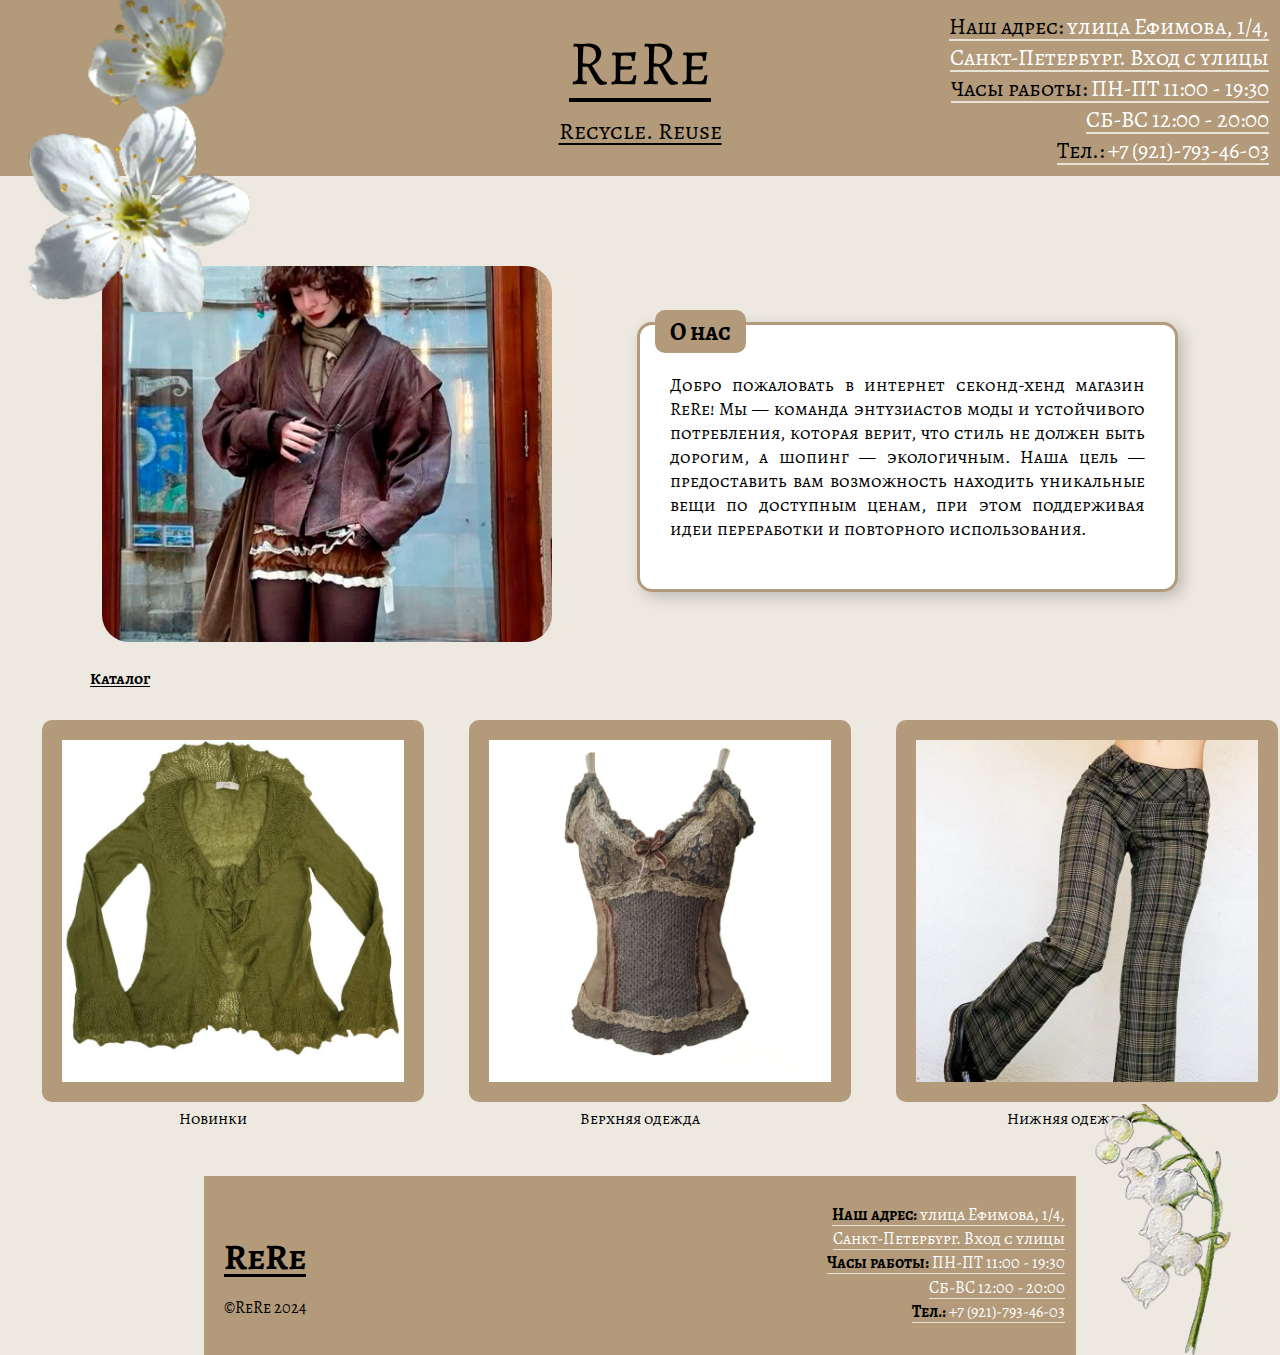
<file: index.html>
<!DOCTYPE html>
<html lang="ru">
<head>
    <meta charset="UTF-8">
    <meta name="viewport" content="width=device-width, initial-scale=1.0">
    <title>ReRe</title>
    <link rel="stylesheet" href="assets/css/styles.css">
</head>
<body>
    <header>
        <div class="header-content">
            <div class="logo">
                <h1><a href="index.html" style="text-decoration: none; color: inherit;">ReRe</a></h1>
                <p>Recycle. Reuse</p>
            </div>
            <div class="contact-info">
                <p><span>Наш адрес:</span> улица Ефимова, 1/4,<br> Санкт-Петербург. Вход с улицы <br> <span>Часы работы:</span> ПН-ПТ 11:00 - 19:30<br> СБ-ВС 12:00 - 20:00<br><span> Тел.:</span> +7 (921)-793-46-03</p>
            </div>
        </div>
        <img id="headerFlower" src="assets/img/white-flower.png">
    </header>

<div class="wrapper">
        <div class="about-image">
                <img src="assets/img/girlMainPage.png" alt="Одежда" class="about-image">
            </div>
        <div class= "about-section">
            <div class="about-text">
                <p>Добро пожаловать в интернет секонд-хенд магазин ReRe! Мы — команда энтузиастов моды и устойчивого потребления, которая верит, что стиль не должен быть дорогим, а шопинг — экологичным. Наша цель — предоставить вам возможность находить уникальные вещи по доступным ценам, при этом поддерживая идеи переработки и повторного использования.</p>
            </div>
        </div>
    </div>
    <main>
        
    
        <h2 class="catalog-title">Каталог</h2>
        <div class="catalog">
            <div class="catalog-item">
                <a href="new-arrivals.html"> 
                    <img src="assets/img/greenSweater.jpg" alt="Изображение новинок" class="catalog-image">
                    Новинки
                </a>
            </div>
            <div class="catalog-item">
                <img src="assets/img/brownCorset.jpg" alt="Изображение верхней одежды" class="catalog-image">
                <p>Верхняя одежда</p> 
            </div>
            <div class="catalog-item">
                <img src="assets/img/brownPants.jpg" alt="Изображение нижней одежды" class="catalog-image">
                <p>Нижняя одежда</p> 
            </div>
        </div>
    </main>
    <div class="footer-wrapper">
        <footer>
            <div class="footer-left">
                <p class="footer-logo">ReRe</p>
                <p class="footer-copyright">©ReRe 2024</p>
            </div>
            <div class="footer-contact">
            <p><span>Наш адрес:</span> улица Ефимова, 1/4,<br> Санкт-Петербург. Вход с улицы <br> <span>Часы работы:</span> ПН-ПТ 11:00 - 19:30<br> СБ-ВС 12:00 - 20:00<br><span> Тел.:</span> +7 (921)-793-46-03</p>
            </div>
        </footer>
        <img src="assets/img/footerFlower.png" alt="Цветок" class="footer-flower">
    </div>
    
</body>
</html>
</file>
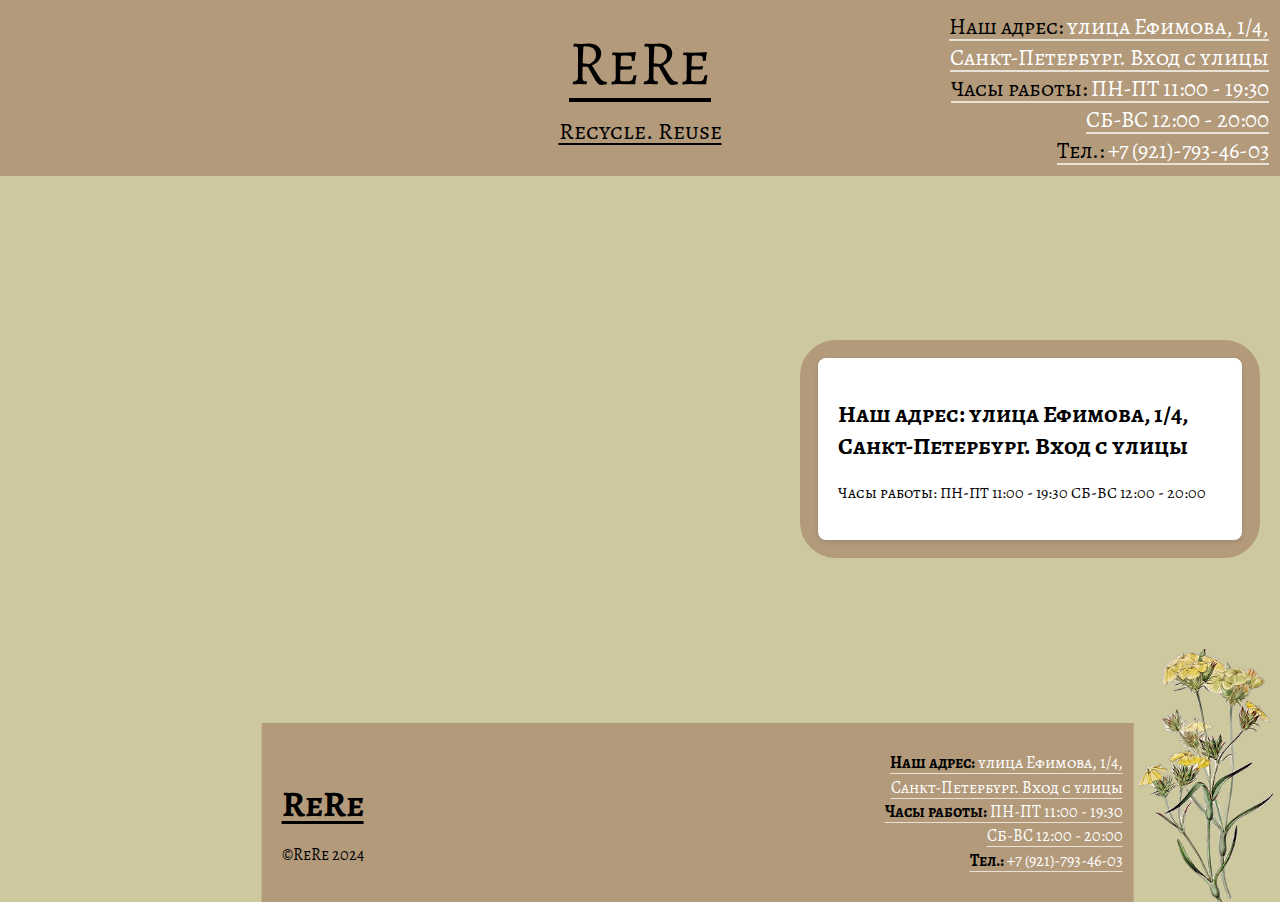
<file: adress.html>
<!DOCTYPE html>
<html lang="ru">
<head>
    <meta charset="UTF-8">
    <meta name="viewport" content="width=device-width, initial-scale=1.0">
    <title>ReRe</title>
    <script src="https://api-maps.yandex.ru/2.1/?lang=ru_RU&amp;apikey=<27909866-2543-4aff-83a5-816f718d12e7>" type="text/javascript"></script>
    <link rel="stylesheet" href="assets/css/adress.css">
</head>
<body>
    <header>
        <div class="header-content">
            <div class="logo">
                <h1><a href="index.html" style="text-decoration: none; color: inherit;">ReRe</a></h1>
                <p>Recycle. Reuse</p>
            </div>
            <div class="contact-info">
                <p><span>Наш адрес:</span> улица Ефимова, 1/4,<br> Санкт-Петербург. Вход с улицы <br> <span>Часы работы:</span> ПН-ПТ 11:00 - 19:30<br> СБ-ВС 12:00 - 20:00<br><span> Тел.:</span> +7 (921)-793-46-03</p>
            </div>
        </div>
    </header>

<body>
    <div class="grid-container">
        <div class="image-container">
            <div id="map1" class="map"></div>
        </div>
        <div id="border">
        <div class="text-container">
            <h2>Наш адрес:  улица Ефимова, 1/4, Санкт-Петербург. Вход с улицы</h2>
            <p>Часы работы: ПН-ПТ   11:00 - 19:30
                СБ-ВС    12:00 - 20:00</p>
        </div>
    </div>
    </div>

    <div class="footer-wrapper">
        <footer>
            <div class="footer-left">
                <p class="footer-logo">ReRe</p>
                <p class="footer-copyright">©ReRe 2024</p>
            </div>
            <div class="footer-contact">
            <p><span>Наш адрес:</span> улица Ефимова, 1/4,<br> Санкт-Петербург. Вход с улицы <br> <span>Часы работы:</span> ПН-ПТ 11:00 - 19:30<br> СБ-ВС 12:00 - 20:00<br><span> Тел.:</span> +7 (921)-793-46-03</p>
            </div>
            <img src="assets/img/yellowFlower.png" alt="Цветок" class="footer-flower">
        </footer>
        
    </div>
    <script src="https://api-maps.yandex.ru/2.1/?lang=ru_RU&amp;apikey=<27909866-2543-4aff-83a5-816f718d12e7>"></script>
    <script src="script.js"></script>
</body>
</html>
</file>
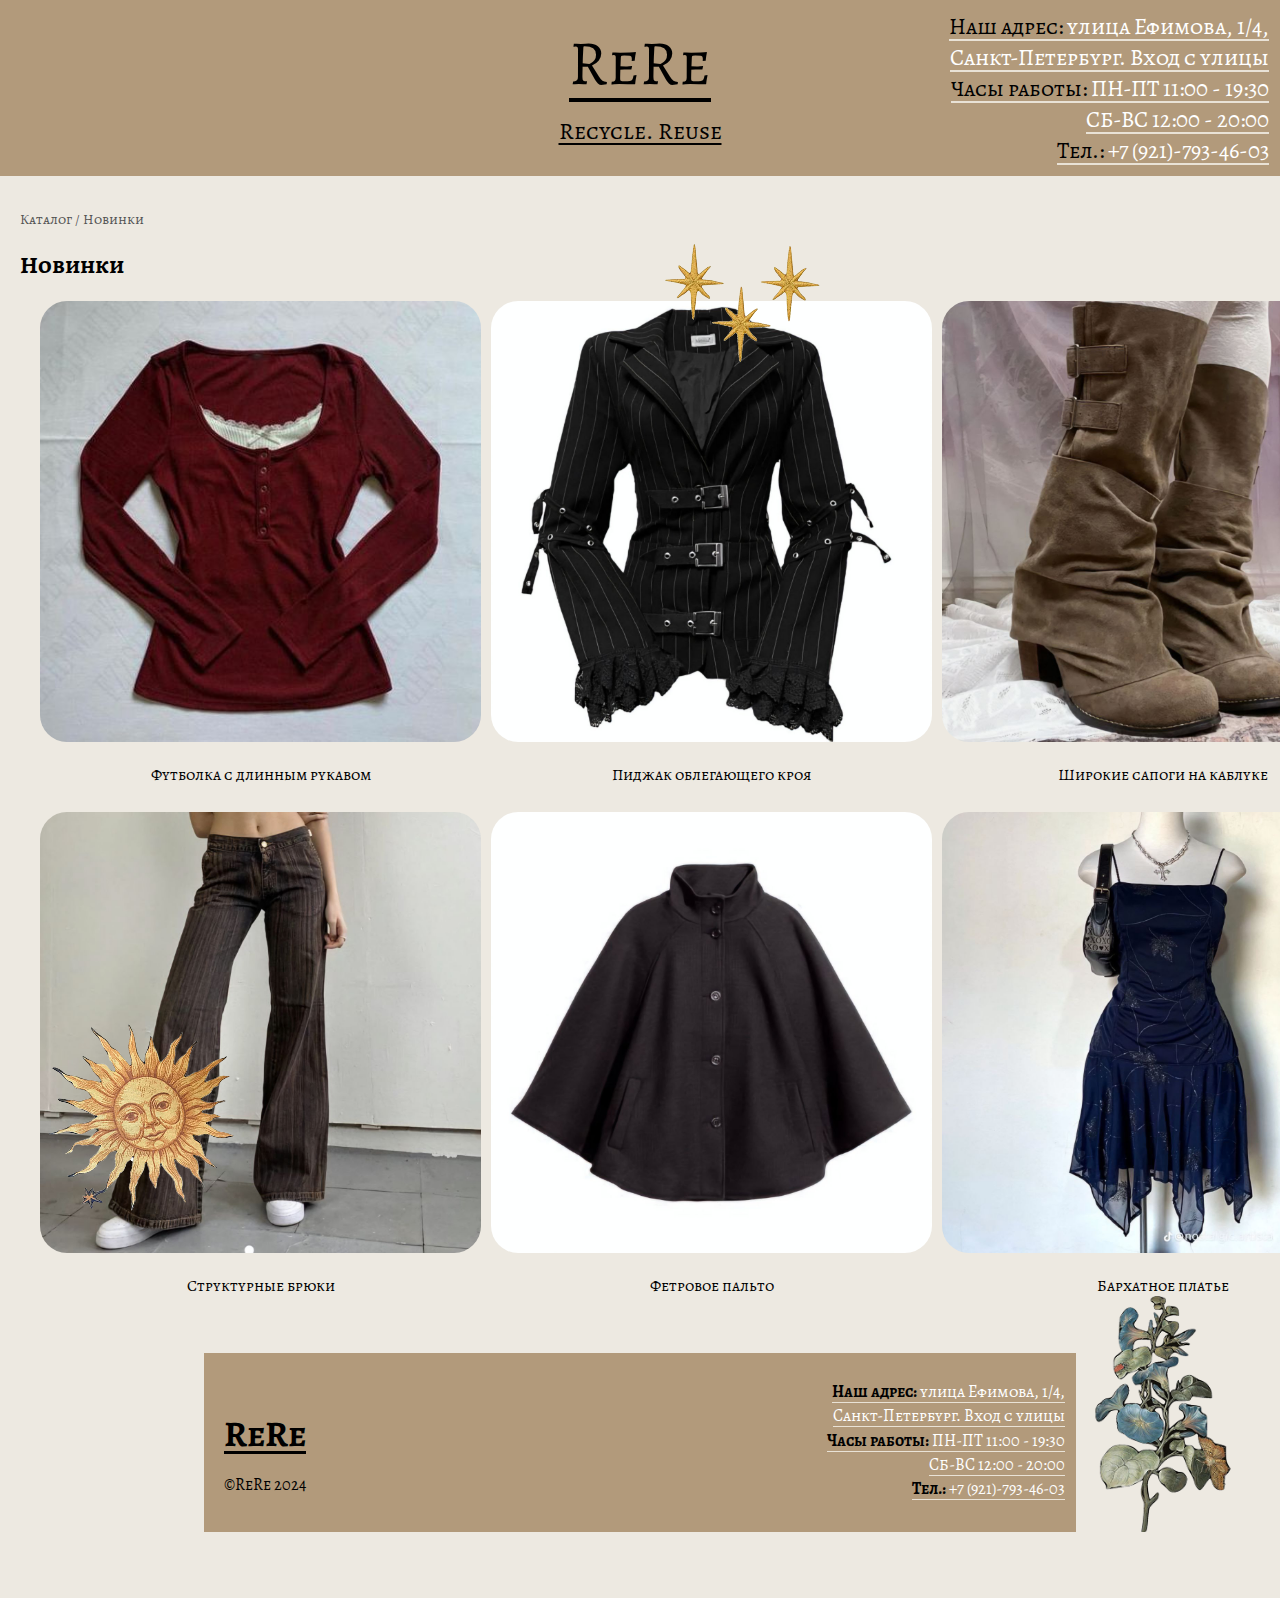
<file: new-arrivals.html>
<!DOCTYPE html>
<html lang="ru">
<head>
    <meta charset="UTF-8">
    <meta name="viewport" content="width=device-width, initial-scale=1.0">
    <title>Новинки - ReRe</title>
    <link rel="stylesheet" href="assets/css/new-arrivals.css"> 
</head>
<body>
    <header>
        <div class="header-content">
            <div class="logo">
                <h1><a href="index.html" style="text-decoration: none; color: inherit;">ReRe</a></h1>
                <p>Recycle. Reuse</p>
            </div>
            <div class="contact-info">
                <p><span>Наш адрес:</span> улица Ефимова, 1/4,<br> Санкт-Петербург. Вход с улицы <br> <span>Часы работы:</span> ПН-ПТ 11:00 - 19:30<br> СБ-ВС 12:00 - 20:00<br><span> Тел.:</span> +7 (921)-793-46-03</p>
            </div>
        </div>
    </header>
    <img src="assets/img/sun.png" class="decor sun">
    <img src="assets/img/stars.png" class="decor stars">    
    <main>
        <div class="breadcrumb">
            <p>Каталог / Новинки</p> 
        </div>

        <h2 class="catalog-title">Новинки</h2>
        <div class="catalog">
            <div class="catalog-item">
                <img src="assets/img/Long Sleeve T-shirt.jpg" alt="Новинка 1" class="catalog-image">
                <p>Футболка с длинным рукавом</p>
            </div>
            <div class="catalog-item">
                <img src="assets/img/Fitted jacket.jpg" alt="Новинка 2" class="catalog-image">
                <p>Пиджак облегающего кроя</p>
            </div>
            <div class="catalog-item">
                <img src="assets/img/Wide-heeled boots.jpg" alt="Новинка 3" class="catalog-image">
                <p>Широкие сапоги на каблуке</p>
            </div>
                
            <div class="catalog-item">
                <a href="pants.html">
                <img src="assets/img/Structural Trousers.jpg" alt="Новинка 4" class="catalog-image">
                <p>Структурные брюки</p>
                </a>
            </div>
        
            <div class="catalog-item">
                <img src="assets/img/Felt coat.jpg" alt="Новинка 5" class="catalog-image">
                <p>Фетровое пальто</p>
            </div>
            <div class="catalog-item">
                <img src="assets/img/The velvet dress.jpg" alt="Новинка 6" class="catalog-image">
                <p>Бархатное платье</p>
            </div>
        </div>
    </main>

    <div class="footer-wrapper">
        <footer>
            <div class="footer-left">
                <p class="footer-logo">ReRe</p>
                <p class="footer-copyright">©ReRe 2024</p>
            </div>
            <div class="footer-contact">
            <p><span>Наш адрес:</span> улица Ефимова, 1/4,<br> Санкт-Петербург. Вход с улицы <br> <span>Часы работы:</span> ПН-ПТ 11:00 - 19:30<br> СБ-ВС 12:00 - 20:00<br><span> Тел.:</span> +7 (921)-793-46-03</p>
            </div>
        </footer>
        <img src="assets/img/secFlower.png" alt="Цветок" class="footer-flower">
    </div>
</body>
</html>
</file>
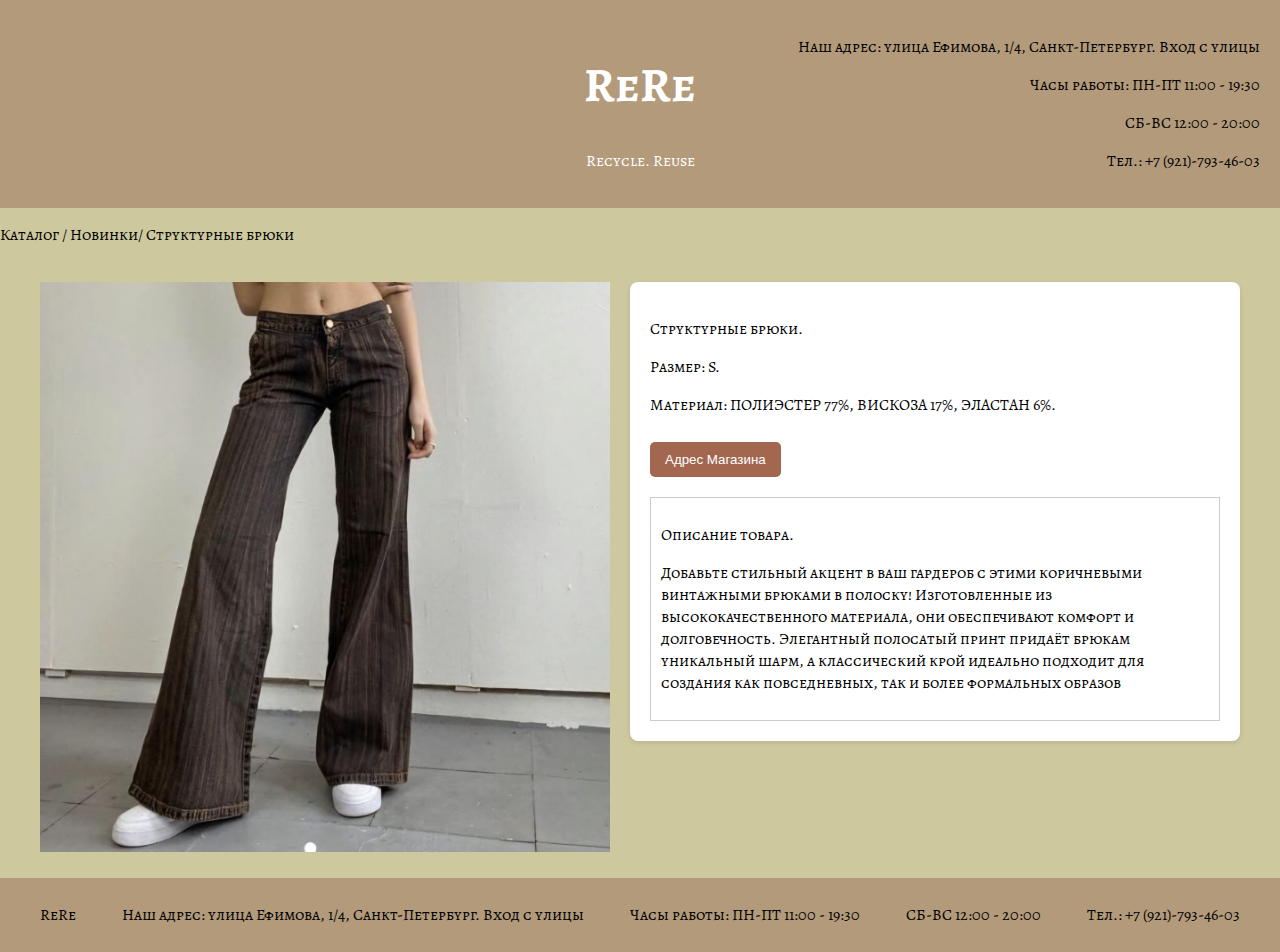
<file: pants.html>
<!DOCTYPE html>
<html lang="ru">
<head>
    <meta charset="UTF-8">
    <meta name="viewport" content="width=device-width, initial-scale=1.0">
    <title>ReRe</title>
    <link rel="stylesheet" href="assets/css/pants.css">
</head>
<body>
    <header>
        <div class="header-content">
            <div class="logo">
                <h1><a href="index.html" style="text-decoration: none; color: inherit;">ReRe</a></h1>
                <p>Recycle. Reuse</p>
            </div>
            <div class="contact-info">
                <p>Наш адрес: улица Ефимова, 1/4, Санкт-Петербург. Вход с улицы</p>
                <p>Часы работы: ПН-ПТ 11:00 - 19:30</p>
                <p>СБ-ВС 12:00 - 20:00</p>
                <p>Тел.: +7 (921)-793-46-03</p>
            </div>
        </div>
    </header>
<main>
    <div class="breadcrumb">
        <p>Каталог / Новинки/ Структурные брюки</p> 
    </div>
        
    

    <div class="container">
        <div class="image-container">
            <img src="assets/img/Structural Trousers.jpg" alt="Структурные брюки" style="max-width: 100%; height: auto;">
        </div>
        <div class="text-container">
            <p>Структурные брюки.</p>
            <p>Размер: S.</p>
            <p>Материал: ПОЛИЭСТЕР 77%, ВИСКОЗА 17%, ЭЛАСТАН 6%.</p>
             <a href="adress.html">
               <button class="address-button">Адрес Магазина</button>
            </a>
            <div class="description">
                <p>Описание товара.</p>
                <p>Добавьте стильный акцент в ваш гардероб с этими коричневыми винтажными брюками в полоску! Изготовленные из высококачественного материала, они обеспечивают комфорт и долговечность. Элегантный полосатый принт придаёт брюкам уникальный шарм, а классический крой идеально подходит для создания как повседневных, так и более формальных образов</p>
            </div>
       
        </div>
    </div>

    <footer>
        <div class="footer-content"> 
            <p class="footer-logo">ReRe</p> 
            <p class="footer-address">Наш адрес: улица Ефимова, 1/4, Санкт-Петербург. Вход с улицы</p>
            <p>Часы работы: ПН-ПТ 11:00 - 19:30</p>
            <p>СБ-ВС 12:00 - 20:00</p>
            <p>Тел.: +7 (921)-793-46-03</p> 
        </div>
    </footer>
   </main>
</body>
</html>
</file>
<file: assets/css/styles.css>
@import url('https://fonts.googleapis.com/css2?family=Alegreya+SC:ital,wght@0,400;0,500;0,700;0,800;0,900;1,400;1,500;1,700;1,800;1,900&display=swap');
body {
    background-color: #EDE9E1;
    margin: 0;
    font-family: "Alegreya SC", serif;
}
a{
    text-decoration: none;
    color: #000;
}
/* Header */
header {
    background-color: #B29A7B;
    padding: 20px;
    position: relative; 
}

.header-content {
    display: flex;
    justify-content: center; 
    align-items: center;
}

.logo {
    text-align: center; 
}

.contact-info {
    position: absolute; 
    right: 20px; 
    top: 20px; 
    text-align: right; 
}

.logo h1 {
    color: #000000;
    font-size: 7vh;
    text-decoration: underline;
    margin: auto;
    text-underline-offset: 1.5vh;
    font-weight:300;
    text-decoration-thickness: 0.4vh;
}

.logo p {
    color: #000000;
    font-size:24px;
    text-decoration: underline;
    margin: 1vh;
    text-underline-offset: 0.4vh;
}
.contact-info p {
    color: #ffffff;
    margin: -1vh;
    text-decoration: underline;
    text-decoration-color: rgb(233, 226, 214);
    font-size: 2.5vh;
    text-underline-offset: 0.5vh;
}
span{
    color: #000000;
}
#headerFlower{
    position: absolute;
    top: 0;
    left: 0vh;
    width: 30vh;
}

/* Картинка с надписью */
.wrapper {
    margin-top: 10vh;
    display: flex;
    gap: 5vh;
    align-items: center;
    justify-content: center;
}
.about-image img {
    border-radius: 3vh;
    max-height: 50vh;
    object-fit: cover;
    width: 50vh;
}

.about-section {
    position: relative;
    background: #ffffff;
    padding: 20px;
    border-radius: 15px;
    border: 3px solid #B29A7B;
    max-width: 55vh;
    box-shadow: 5px 5px 15px rgba(0, 0, 0, 0.2);
}

.about-text {
    font-size: 2vh;
    color: #000000;
    text-align: justify;
    padding: 10px;
}

.about-section::before {
    content: "О нас";
    position: absolute;
    top: -15px;
    left: 15px;
    background: #B29A7B;
    color: #000;
    padding: 5px 15px;
    font-weight: bold;
    border-radius: 10px;
    font-size: 2.7vh;
}
/* Main */
main {
    text-align: center;
    margin: 20px 0;
}
.about-text h2 {
        padding: 15px;
        
    }
.catalog-title {
    margin-left: 10vh; 
    text-align: left;
    font-size: 16px;
    text-decoration: underline;
    text-underline-offset: 0.2vh;
}
.catalog {
    display: flex;
    justify-content: space-around; 
    flex-wrap: wrap; 
    margin: 20px 0;
}

.catalog-item {
    margin: 10px;
    flex: 1 1 30%; 
    max-width: 38vh; 
}

.catalog-image {
    max-width: 100%; 
    height: auto; 
}
.catalog-item p {
    margin-top: 0vh;
}

.catalog-image {
    width: 100%; 
    height: auto; 
    border-radius: 10px; 
    border: 20px solid #B29A7B;
}

.about-section {
    display: flex;
    align-items: center; 
    margin: 20px 0;
}

.about-image {
    margin-right: 20px; 
}

footer {
    margin: 0 auto;
    width: 65%;
    background-color: #B29A7B;
    padding: 20px;
    display: flex;
    justify-content: space-between;
    align-items: flex-start;
    font-size: 2vh;
    margin-top:auto;
}

.footer-logo {
    font-size: 4vh;
    font-weight: bold;
    text-decoration: underline;
    text-underline-offset: 5px;
    margin-bottom: 5px;
}

.footer-copyright {
    font-size: 1.8vh;
}
.footer-left{
    margin: 0;
    align-items: center;
}

.footer-contact {
    text-align: right;
    font-size: 1.8vh;
    color: #ffffff;
    line-height: 1.5;
    margin: -1vh;
    text-decoration: underline;
    text-decoration-color: rgb(233, 226, 214);
    text-underline-offset: 0.5vh;
}


.footer-contact span {
    font-weight: bold;
    color: black;
}

.footer-contact hr {
    border: none;
    border-top: 1px solid #eee7de;
    margin: 5px 0;
    width: 100%;
}
.footer-wrapper {
    position: relative;
}

.footer-flower {
    position: absolute;
    right: 10vh;
    bottom: 0;
    width: 15vh; /* Можно увеличить/уменьшить при необходимости */
    transform: translate(30%, 0%); /* Точная подгонка к футеру */
    z-index: 2;
}
</file>
<file: assets/css/adress.css>
@import url('https://fonts.googleapis.com/css2?family=Alegreya+SC:ital,wght@0,400;0,500;0,700;0,800;0,900;1,400;1,500;1,700;1,800;1,900&display=swap');
body {
    font-family: "Alegreya SC", serif;
    margin: 0;
    background-color: #cdc89d;; /* Цвет фона */
}

header {
    background-color: #B29A7B;
    padding: 20px;
    position: relative; 
}

.header-content {
    display: flex;
    justify-content: center; 
    align-items: center;
}

.logo {
    text-align: center; 
}

.contact-info {
    position: absolute; 
    right: 20px; 
    top: 20px; 
    text-align: right; 
}

.logo h1 {
    color: #000000;
    font-size: 7vh;
    text-decoration: underline;
    margin: auto;
    text-underline-offset: 1.5vh;
    font-weight:300;
    text-decoration-thickness: 0.4vh;
}

.logo p {
    color: #000000;
    font-size:24px;
    text-decoration: underline;
    margin: 1vh;
    text-underline-offset: 0.4vh;
}
.contact-info p {
    color: #ffffff;
    margin: -1vh;
    text-decoration: underline;
    text-decoration-color: rgb(233, 226, 214);
    font-size: 2.5vh;
    text-underline-offset: 0.5vh;
}
span{
    color: #000000;
}


.grid-container {
    display: grid; /* Используем grid layout */
    grid-template-columns: 1fr 1fr; /* Две колонки равной ширины */
    gap: 20vh; /* Отступ между колонками */
    padding: 20px; /* Внутренние отступы контейнера */
    max-width: fit-content; /* Максимальная ширина контейнера */
    margin: 0 auto; /* Центрируем контейнер на странице */
}

.image-container {
    display: flex; /* Используем flexbox для центрирования изображения */
    justify-content: center; /* Центрируем изображение по горизонтали */
    align-items: center; /* Центрируем изображение по вертикали */
}
#border{
    margin: auto;
    border: 2vh solid #B29A7B;
    height: fit-content;
    width: fit-content;
    border-radius: 4vh;
}
.text-container {
    margin: auto;
    background-color: white;
    padding: 20px;
    border-radius: 8px; /* Внешнее закругление */
    box-shadow: 0 2px 5px rgba(0, 0, 0, 0.1);
    max-width: 50vh;
    max-height: fit-content;
}
footer {
    margin: 0 0;
    width: 65%;
    background-color: #B29A7B;
    padding: 20px;
    display: grid;
    font-size: 2vh;
    grid-template-columns: 1fr 1fr;
    position: absolute;
    transform: translate(30%, 0%);
}

.footer-logo {
    font-size: 4vh;
    font-weight: bold;
    text-decoration: underline;
    text-underline-offset: 5px;
    margin-bottom: 5px;
}

.footer-copyright {
    font-size: 1.8vh;
}
.footer-left{
    margin: 0;
    align-items: center;
}

.footer-contact {
    text-align: right;
    font-size: 1.8vh;
    color: #ffffff;
    line-height: 1.5;
    margin: -1vh;
    text-decoration: underline;
    text-decoration-color: rgb(233, 226, 214);
    text-underline-offset: 0.5vh;
}


.footer-contact span {
    font-weight: bold;
    color: black;
}

.footer-contact hr {
    border: none;
    border-top: 1px solid #eee7de;
    margin: 5px 0;
    width: 100%;
}
.footer-wrapper {
    position: relative;
}

.footer-flower {
    position: absolute;
    right: 10vh;
    bottom: 0;
    width: 15vh; /* Можно увеличить/уменьшить при необходимости */
    transform: translate(170%, 0%); /* Точная подгонка к футеру */
    z-index: 2;
}
.map{
	width: 600px;
	height: 400px;
  }
  html, body {
    height: 89.6%;
    margin: 0;
    display: flex;
    flex-direction: column;
}

.grid-container {
    flex: 1; /* Растягиваем контент, чтобы футер всегда был внизу */
}

.footer-wrapper {
    justify-content: center;
    align-items: center;
    margin-top: auto; /* Прижимает футер к низу */
}

footer {
    width: 65%;
    display: flex;
    justify-content: space-between;
    align-items: center;
}
</file>
<file: assets/css/new-arrivals.css>
@import url('https://fonts.googleapis.com/css2?family=Alegreya+SC:ital,wght@0,400;0,500;0,700;0,800;0,900;1,400;1,500;1,700;1,800;1,900&display=swap');
body {
    background-color: #EDE9E1;
    margin: 0;
    font-family: "Alegreya SC", serif;
}
a{
    text-decoration: none;
    color: #000;
}
header {
    background-color: #B29A7B;
    padding: 20px;
    position: relative; 
}

.header-content {
    display: flex;
    justify-content: center; 
    align-items: center;
}

.logo {
    text-align: center; 
}

.contact-info {
    position: absolute; 
    right: 20px; 
    top: 20px; 
    text-align: right; 
}

.logo h1 {
    color: #000000;
    font-size: 7vh;
    text-decoration: underline;
    margin: auto;
    text-underline-offset: 1.5vh;
    font-weight:300;
    text-decoration-thickness: 0.4vh;
}

.logo p {
    color: #000000;
    font-size:24px;
    text-decoration: underline;
    margin: 1vh;
    text-underline-offset: 0.4vh;
}
.contact-info p {
    color: #ffffff;
    margin: -1vh;
    text-decoration: underline;
    text-decoration-color: rgb(233, 226, 214);
    font-size: 2.5vh;
    text-underline-offset: 0.5vh;
}
span{
    color: #000000;
}

.decor {
    position: absolute;
    z-index: 10; /* Чтобы картинки были поверх каталога */
    height: auto;
}

.sun {
    top: 80vh;
}

.stars {
    top: 22vh;
    right: 50vh;
}

main {
    padding: 20px; 
}

.breadcrumb {
    font-size: 14px; 
    color: #555; 
}

.catalog-title {
    font-size: 24px; 
    margin-bottom: 20px; 
}

/* Стили для каталога */
.catalog {
    display: grid; 
    grid-template-columns: repeat(3, 1fr); 
    gap: 10px; 
    margin: 20px; 
}

.catalog-item {
    text-align: center; 
}

.catalog-image {
    max-width: 49vh; 
    height: auto; 
    border-radius: 3vh;
}

footer {
    margin: 0 auto;
    width: 65%;
    background-color: #B29A7B;
    padding: 20px;
    display: flex;
    justify-content: space-between;
    align-items: flex-start;
    font-size: 2vh;
    margin-top:auto;
}

.footer-logo {
    font-size: 4vh;
    font-weight: bold;
    text-decoration: underline;
    text-underline-offset: 5px;
    margin-bottom: 5px;
}

.footer-copyright {
    font-size: 1.8vh;
}
.footer-left{
    margin: 0;
    align-items: center;
}

.footer-contact {
    text-align: right;
    font-size: 1.8vh;
    color: #ffffff;
    line-height: 1.5;
    margin: -1vh;
    text-decoration: underline;
    text-decoration-color: rgb(233, 226, 214);
    text-underline-offset: 0.5vh;
}


.footer-contact span {
    font-weight: bold;
    color: black;
}

.footer-contact hr {
    border: none;
    border-top: 1px solid #eee7de;
    margin: 5px 0;
    width: 100%;
}
.footer-wrapper {
    position: relative;
}

.footer-flower {
    position: absolute;
    right: 10vh;
    bottom: 0;
    width: 15vh; /* Можно увеличить/уменьшить при необходимости */
    transform: translate(30%, 0%); /* Точная подгонка к футеру */
    z-index: 2;
}
</file>
<file: assets/css/pants.css>
@import url('https://fonts.googleapis.com/css2?family=Alegreya+SC:ital,wght@0,400;0,500;0,700;0,800;0,900;1,400;1,500;1,700;1,800;1,900&display=swap');
body {
    font-family: "Alegreya SC", serif;
    margin: 0;
    padding: 0;
    background-color: #cdc89d;; /* Цвет фона */
}
header {
    background-color: #B29A7B;
    padding: 20px;
    position: relative; 
}

.header-content {
    display: flex;
    justify-content: center; 
    align-items: center;
}

.logo {
    text-align: center; 
}

.contact-info {
    position: absolute; 
    right: 20px; 
    top: 20px; 
    text-align: right; 
}

.logo h1 {
    color: #ffffff;
    font-size: 48px; 
}

.logo p {
    color: #ffffff;
}

.container {
    display: flex; /* Используем flexbox для контейнера */
    justify-content: center; /* Центрируем содержимое по горизонтали */
    align-items: flex-start; /* Выравнивание по верхнему краю */
    padding: 20px;
    max-width: 1200px; /* Максимальная ширина контейнера */
    margin: 0 auto; /* Центрируем контейнер на странице */
}

.image-container {
    flex: 1; /* Изображение занимает одну часть пространства */
    margin-right: 20px; /* Отступ справа от изображения */
    border-radius: 5px;
}

.text-container {
    flex: 1; /* Текстовый блок занимает одну часть пространства */
    background-color: white; /* Цвет фона текстового блока */
    padding: 20px; /* Внутренние отступы */
    border-radius: 8px; /* Скругление углов */
    box-shadow: 0 2px 5px rgba(0, 0, 0, 0.1); /* Тень для блока */
}

.address-button {
    background-color: #A3674F; /* Цвет кнопки */
    color: white; /* Цвет текста кнопки */
    border: none; /* Убираем рамку */
    border-radius: 5px; /* Скругление углов кнопки */
    padding: 10px 15px; /* Внутренние отступы кнопки */
    cursor: pointer; /* Курсор при наведении */
    margin-top: 10px; /* Отступ сверху от кнопки */
    display: inline-block; /* Отображение кнопки как блочный элемент */
}

.description {
    border: 1px solid #ccc; /* Рамка вокруг описания */
    padding: 10px; /* Внутренние отступы описания */
    margin-top: 20px; /* Отступ сверху от описания */
    background-color: white; /* Цвет фона описания */
}
footer {
    padding: 10px 20px; 
    background-color: #B29A7B;
}

.footer-content {
    display: flex; 
    justify-content: space-between; 
    align-items: center; 
    max-width: 1200px; 
    margin: 0 auto; 
    width: 100%; 
}

.footer-logo {
    margin: 0; 
}

.footer-address {
    margin: 0; 
}
</file>
